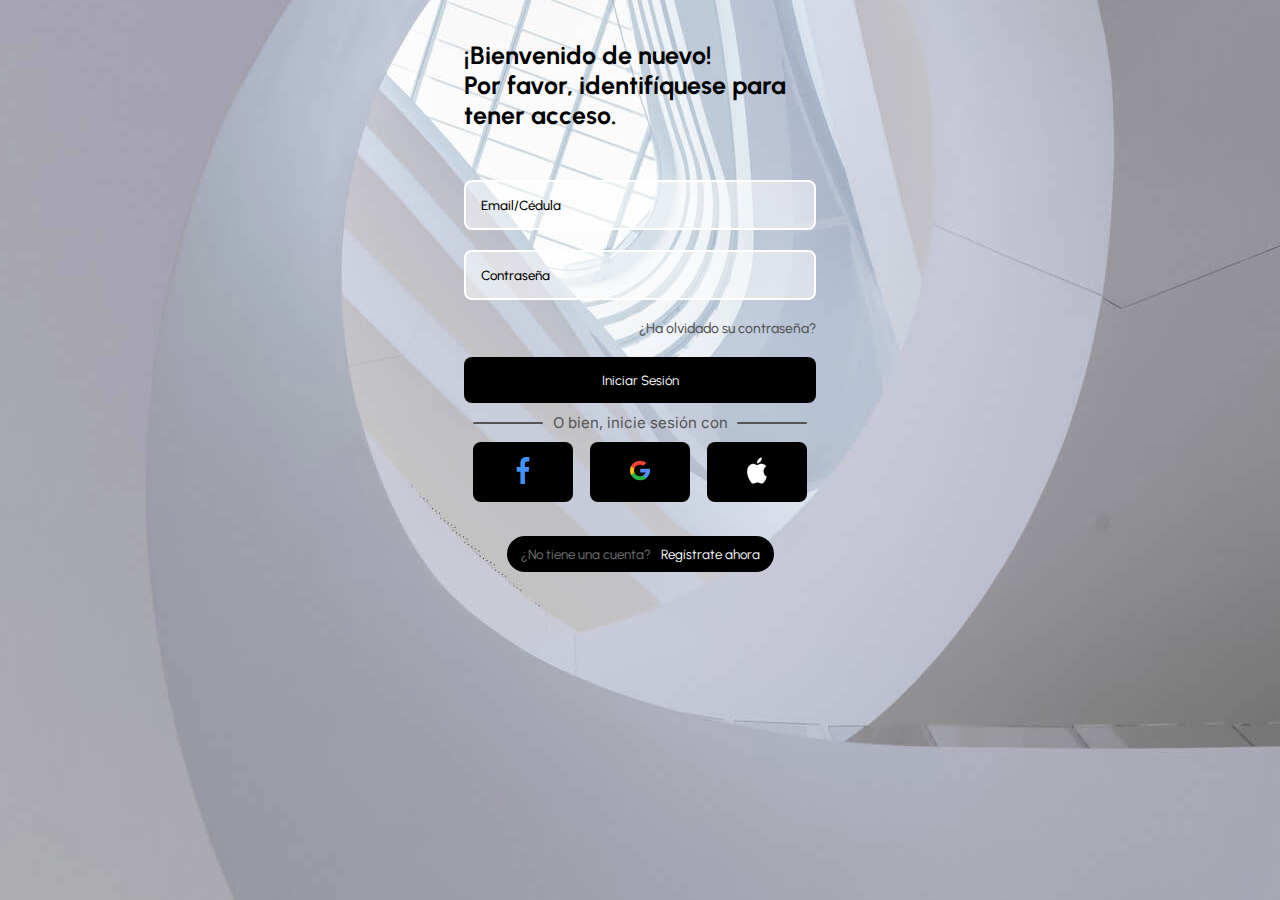
<file: index.html>
<!DOCTYPE html>
<html lang="es">

<head>
    <!--meta para caracteres del español-->
    <meta charset="UTF-8">
    <meta http-equiv="X-UA-Compatible" content="IE=edge">
    <!--meta de descripción para que sepan de que se trata, y escrito de manera que interese-->
    <meta name="description"
        content="simple inventory system (Sistema de inventario simple) es un sistema web desarrollado con html/css puro, MySQL y node.js, que cubre una serie de requerimientos básicos para llevar el control de sus inventario">
    <!--meta para que los boots ayuden a posicionar de primeras en la búsqueda-->
    <meta name="robots" content="index,follow">
    <!--meta que ayuda a la escala de diferentes pantallas (responsive design)-->
    <meta name="viewport" content="width=device-width, initial-scale=1.0">
    <!-- icono -->
    <link rel="icon" href="./icons/logo.svg">
    <!-- mobile first -->
    <link rel="stylesheet" href="./css/login.css">
    <title>Bienvenido</title>
</head>

<body>
    <div class="content_login ">
        <header>
            <div class="content-titulo">
                <h1 class="titulo">¡Bienvenido de nuevo! <br> Por favor, identifíquese para tener acceso.</h1>
            </div>
        </header>
        <main class="main_login">
            <section class="main-content_formulario">
                <form action="/" class="formulario">
                    <input type="text" placeholder="Email/Cédula" class="formulario_input input_email">
                    <input type="password" name="" id="" placeholder="Contraseña"
                        class="formulario_input input_contraseña">
                    <p class="restablecer">¿Ha olvidado su contraseña?</p>
                    <button class="formulario_enviar">Iniciar Sesión</button>
                </form>
            </section>
            <section class="main-content_API_login">
                <div class="API_login-separadores"></div>
                <h2 class="API_login-titulo"> O bien, inicie sesión con</h2>
                <div class="API_login-separadores"></div>
            </section>
            <section class="main-content_API_login">
                <button class="API_login-botón facebook_boton"><img src="./icons/api_icons/facebook.svg"
                        alt="logo Facebook"></button>
                <button class="API_login-botón google_boton"><img src="./icons/api_icons/google.svg"
                        alt="logo google"></button>
                <button class="API_login-botón apple_boton"><img src="./icons/api_icons/apple.svg"
                        alt="logo apple"></button>
            </section>
        </main>
        <footer class="content_footer">
            <button class="footer-botón">
                <div class="primera_frese">¿No tiene una cuenta? </div>
                <div class="segunda_frase">Regístrate ahora</div>
            </button>
        </footer>
    </div>

    <div class="content_registro inactive">
        <header>
            <button class="formulario_enviar botón_atrás"> <img src="./icons/boton_atras.svg"
                    alt="botón atrás"></button>
            <div class="content-titulo titulo_registro">
                <h1 class="titulo">¡Bienvenido! <br> Nos alegra que seas parte de la familia</h1>
            </div>
        </header>
        <main class="main_registro">
            <section class="main-content_formulario main-content_formulario-registro">
                <form action="/" class="formulario formulario-registro">
                    <input type="text" placeholder="Nombres" class="formulario_input input_Nombres">
                    <input type="text" placeholder="Apellidos" class="formulario_input input_Apellidos">
                    <input type="text" placeholder="Cédula" class="formulario_input input_Cedula">
                    <input type="text" placeholder="Email" class="formulario_input input_email">
                    <input type="password" name="" id="" placeholder="Contraseña"
                        class="formulario_input input_contraseña">
                    <input type="password" name="" id="" placeholder="Confirmar Contraseña"
                        class="formulario_input input_Confirmar Contraseña">
                    <button class="formulario_enviar formulario_enviar-registro">Registrarse</button>
                </form>
            </section>
        </main>
    </div>

    <div class="content_restablecer inactive">
        <header>
            <button class="formulario_enviar botón_atrás botón_atrás_restablecer"> <img src="./icons/boton_atras.svg"
                    alt="botón atrás"></button>
            <div class="content-titulo">
                <h1 class="titulo titulo_restablecer">¡Tranquilo! <br> revisa tu correo, encontrarás una forma de poder
                    recuperar tu contraseña.</h1>
            </div>
        </header>
        <main>
            <button class="footer-botón botón_reenviar">
                <div class="primera_frese">¿No te llego? </div>
                <div class="segunda_frase">Reenvía la solicitud.</div>
            </button>
        </main>
        <footer>
            <h2 class="footer_subtitulo">Si no te llega por algún motivo habla con el administrador del sistema</h2>
        </footer>
    </div>

    <script src="./js/login.js"></script>
</body>

</html>
</file>
<file: css/login.css>
@import url('https://fonts.googleapis.com/css2?family=Inter:wght@400;500;700&family=Urbanist:wght@400;500;600;700&display=swap');

/* Definición de las variables para el CSS. */
:root {
    /* fonts */
    --font-Urbanist: 'Urbanist', sans-serif;
    --font-open-sans: "Open Sans";
    --font-Inter: "Inter";

    /* font sizes */
    --font-size-2xs: 12px;
    --font-size-xs: 14px;
    --font-size-sm: 15px;
    --font-size-base: 16px;
    --font-size-lg: 17px;
    --font-size-xl: 24px;

    /* Colors */
    --primary-black: #000;
    --primary-white: #fff;
    --color-gray-100: #f4f4f4;
    --color-gray-200: #d9dce0;
    --color-gray-300: #bbb;
    --color-gray-400: #afafaf;
    --color-gray-500: #757575;
    --colo-gray-600: #545454;
    --light-subtext: #7c7c7a;
    --background-50: rgba(255, 255, 255, 0.5);
    --secondary-blue: #276ef1;

    /* Gaps */
    --gap-md: 16px;

    /* Paddings */
    --padding-sm: 13px;
    --padding-md: 14px;
    --padding-lg: 16px;

    /* border radiuses */
    --br-md: 8px;
}

/* Establecer el relleno predeterminado, el margen, la familia de fuentes y el desbordamiento-x para
todos los elementos. */
* {
    padding: 0;
    margin: 0;
    font-family: var(--font-Urbanist);
    overflow-x: hidden;
    box-sizing: content-box;
}

/* Establecer el tamaño de fuente predeterminado al 62,5 % del tamaño de fuente predeterminado. */
html {
    font-size: 62.5%;
}

/* Ocultar la clase inactiva. */
.inactive {
    display: none;
}

/* Ajuste de la imagen de fondo al cuerpo. */
body {
    /*fondo*/
    width: 100vw;
    height: 100vh;
    background: url("../img/fondo.png");
    background-size: cover;
    background-repeat: no-repeat;
    background-position: center center;
    background-attachment: fixed;

}

/* login */

main,
footer {
    margin: 0 2.4rem;
}

.content-titulo {
    margin: 4rem 2.4rem;
}

.titulo {
    font-weight: bold;
    font-size: 2.5rem;
}

.main-content_formulario {
    margin: 0 auto;
    width: auto;
    height: auto;
}

.formulario {
    display: flex;
    flex-direction: column;
    align-items: stretch;
}

.formulario_input {
    background-color: var(--background-50);
    border: solid 2px var(--primary-white);

}

.formulario_input::placeholder {
    font-family: var(--font-Urbanist);
    font-weight: 500;
    color: var(--primary-black);
}

.formulario p {
    margin: 1rem 0;
    font-weight: 500;
    font-size: 1.4rem;
    color: var(--colo-gray-600);
    text-decoration: none;
    align-self: flex-end;
}

.formulario_enviar,
.API_login-botón,
.footer-botón {
    color: var(--primary-white);
    background-color: var(--primary-black);
    border: none;
}

.formulario_enviar,
.formulario_input,
.API_login-botón {
    padding: 1.5rem;
    margin: 1rem 0;
    border-radius: var(--br-md);
    -webkit-border-radius: var(--br-md);
    -moz-border-radius: var(--br-md);
    -ms-border-radius: var(--br-md);
    -o-border-radius: var(--br-md);
}

.main-content_API_login {
    display: flex;
    align-items: center;
    justify-content: space-evenly;
}

.API_login-separadores {
    width: 7rem;
    height: 0.2rem;
    background-color: var(--colo-gray-600);
    border-radius: var(--br-md);
    -webkit-border-radius: var(--br-md);
    -moz-border-radius: var(--br-md);
    -ms-border-radius: var(--br-md);
    -o-border-radius: var(--br-md);
}

.API_login-titulo {
    font-family: var(--font-Inter);
    font-weight: var(--p-font-weight-semibold);
    color: var(--colo-gray-600);
}

.API_login-botón {
    margin: 1rem auto;
    padding: 1.5rem 4rem;
}

.API_login-botón img {
    width: 2rem;
    height: 2.7rem;
}

.content_footer {
    margin: 2.4rem auto;
    width: 100%;
    bottom: 0;
}

.footer-botón {
    margin: 0 auto;
    display: flex;
    align-items: center;
    flex-direction: row;
    justify-content: space-evenly;
    padding: 1rem 1.4rem;
    border-radius: 4rem;
    -webkit-border-radius: 4rem;
    -moz-border-radius: 4rem;
    -ms-border-radius: 4rem;
    -o-border-radius: 4rem;
}

.primera_frese {
    margin-right: 1rem;
    color: var(--color-gray-500);
}

/* registro */

.botón_atrás {
    margin: 2.4rem 2.4rem 0;
    border-radius: 1.2rem;
    -webkit-border-radius: 1.2rem;
    -moz-border-radius: 1.2rem;
    -ms-border-radius: 1.2rem;
    -o-border-radius: 1.2rem;
}

.titulo_registro {
    margin: 2.4rem;
}

/* restablecer */
.content_restablecer .content-titulo .titulo_restablecer {
    font-size: 4rem;
}

.botón_reenviar {
    margin: 11.4rem auto;
}

.footer_subtitulo {
    font-family: var(--font-Urbanist);
    font-size: 2.4rem;
    color: var(--colo-gray-600);
}

.footer-botón,
.API_login-botón,
.restablecer,
.formulario_enviar {
    cursor: pointer;
    cursor: han
}

/* tabletas , */
@media (min-width: 768px) {
    .content_login, .content_registro, .content_restablecer {
        width: 50rem;
        margin: auto;
    }
}

@media (min-width: 992px) {
    .content_login, .content_registro, .content_restablecer {
        width: 40rem;
        margin: auto;
    }
}
</file>
